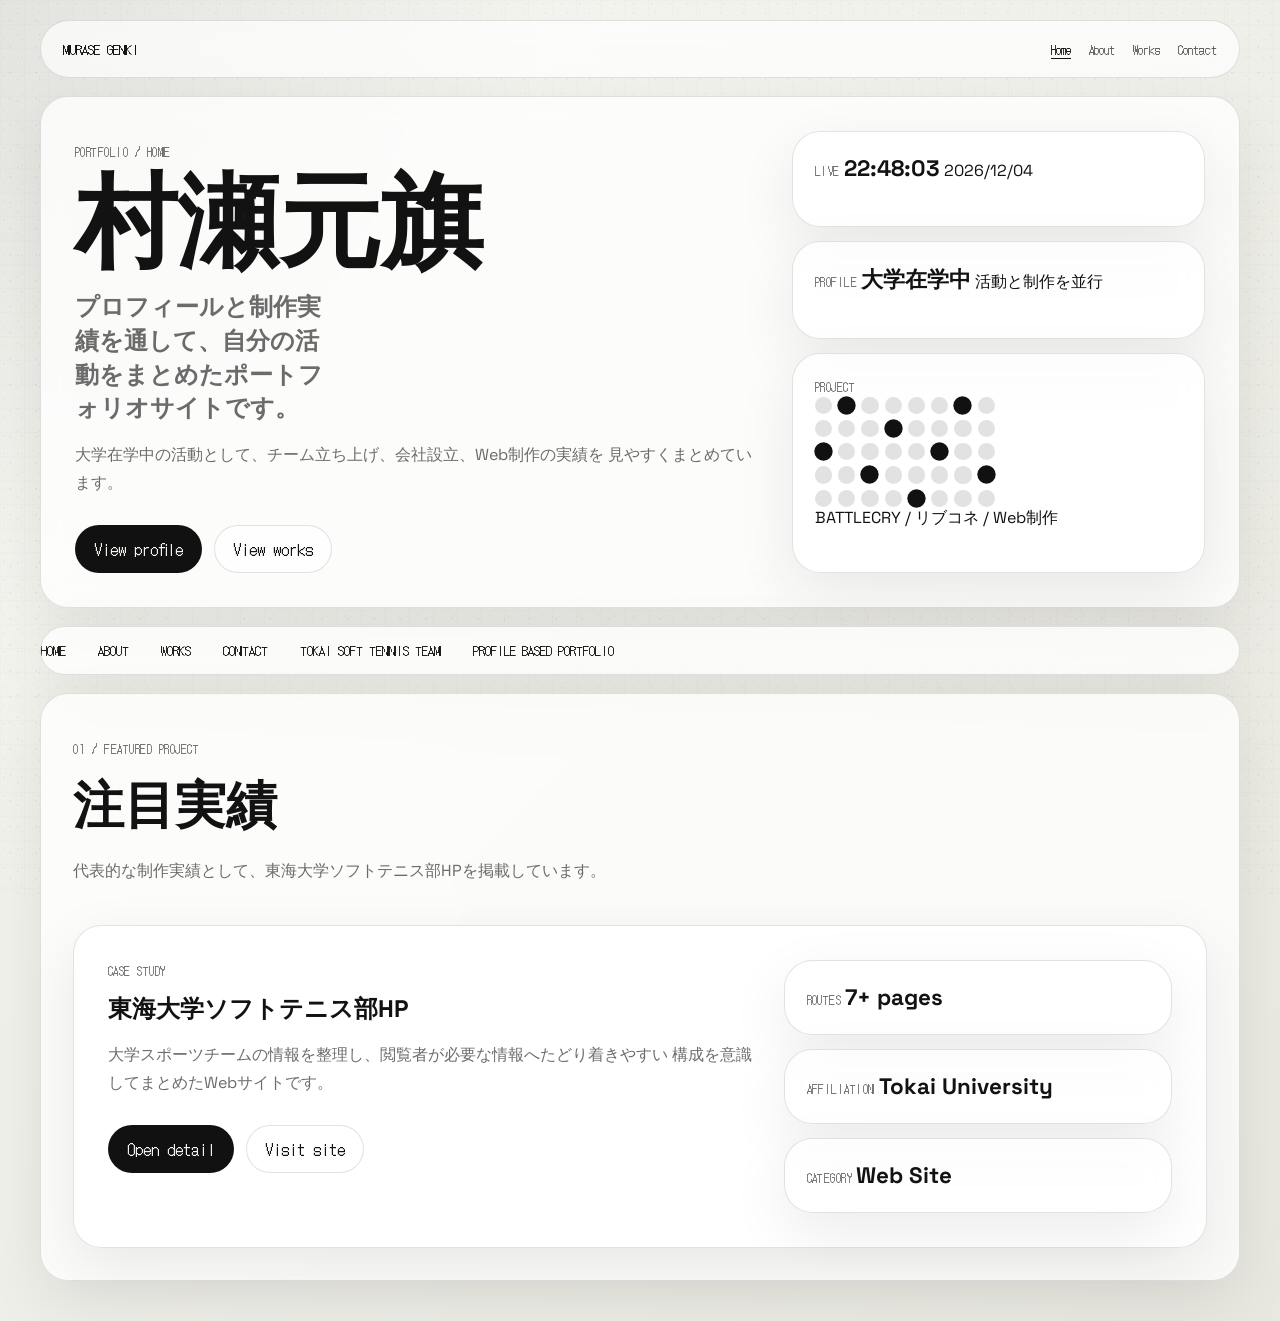
<file: index.html>
<!DOCTYPE html>
<html lang="ja">
  <head>
    <meta charset="UTF-8" />
    <meta name="viewport" content="width=device-width, initial-scale=1.0" />
    <title>村瀬元旗 | Home</title>
    <meta
      name="description"
      content="村瀬元旗のプロフィールと制作実績を掲載したポートフォリオサイト。"
    />
    <link rel="preconnect" href="https://fonts.googleapis.com" />
    <link rel="preconnect" href="https://fonts.gstatic.com" crossorigin />
    <link
      href="https://fonts.googleapis.com/css2?family=DotGothic16&family=Space+Grotesk:wght@400;500;700&display=swap"
      rel="stylesheet"
    />
    <link rel="stylesheet" href="./styles.css" />
  </head>
  <body data-page="home">
    <div class="noise" aria-hidden="true"></div>
    <div class="frame">
      <header class="topbar">
        <a class="brand" href="./index.html">MURASE GENKI</a>
        <nav class="nav">
          <a href="./index.html">Home</a>
          <a href="./about.html">About</a>
          <a href="./works.html">Works</a>
          <a href="./contact.html">Contact</a>
        </nav>
      </header>

      <main>
        <section class="hero panel">
          <div class="hero-copy">
            <p class="eyebrow">PORTFOLIO / HOME</p>
            <h1>
              村瀬元旗
              <span>プロフィールと制作実績を通して、自分の活動をまとめたポートフォリオサイトです。</span>
            </h1>
            <p class="lead">
              大学在学中の活動として、チーム立ち上げ、会社設立、Web制作の実績を
              見やすくまとめています。
            </p>
            <div class="hero-actions">
              <a class="button primary" href="./about.html">View profile</a>
              <a class="button" href="./works.html">View works</a>
            </div>
          </div>

          <div class="hero-meta">
            <div class="meta-card">
              <span class="meta-label">LIVE</span>
              <strong id="clock">--:--:--</strong>
              <span id="date">----/--/--</span>
            </div>
            <div class="meta-card">
              <span class="meta-label">PROFILE</span>
              <strong>大学在学中</strong>
              <span>活動と制作を並行</span>
            </div>
            <div class="meta-card matrix-card">
              <span class="meta-label">PROJECT</span>
              <div id="matrix" class="matrix" aria-hidden="true"></div>
              <span>BATTLECRY / リブコネ / Web制作</span>
            </div>
          </div>
        </section>

        <section class="ticker panel">
          <div class="ticker-track">
            <span>HOME</span>
            <span>ABOUT</span>
            <span>WORKS</span>
            <span>CONTACT</span>
            <span>TOKAI SOFT TENNIS TEAM</span>
            <span>PROFILE BASED PORTFOLIO</span>
          </div>
        </section>

        <section class="panel section">
          <div class="section-head">
            <p class="eyebrow">01 / FEATURED PROJECT</p>
            <h2>注目実績</h2>
            <p>
              代表的な制作実績として、東海大学ソフトテニス部HPを掲載しています。
            </p>
          </div>

          <article class="feature-card">
            <div class="feature-copy">
              <span class="meta-label">CASE STUDY</span>
              <h3>東海大学ソフトテニス部HP</h3>
              <p>
                大学スポーツチームの情報を整理し、閲覧者が必要な情報へたどり着きやすい
                構成を意識してまとめたWebサイトです。
              </p>
              <div class="hero-actions">
                <a class="button primary" href="./projects/tokai-softtennis.html"
                  >Open detail</a
                >
                <a class="button" href="https://tokai-softtennis.com/" target="_blank" rel="noreferrer"
                  >Visit site</a
                >
              </div>
            </div>
            <div class="feature-stats">
              <div class="stat-card">
                <span class="meta-label">ROUTES</span>
                <strong>7+ pages</strong>
              </div>
              <div class="stat-card">
                <span class="meta-label">AFFILIATION</span>
                <strong>Tokai University</strong>
              </div>
              <div class="stat-card">
                <span class="meta-label">CATEGORY</span>
                <strong>Web Site</strong>
              </div>
            </div>
          </article>
        </section>
      </main>
    </div>

    <script src="./script.js"></script>
  </body>
</html>
</file>
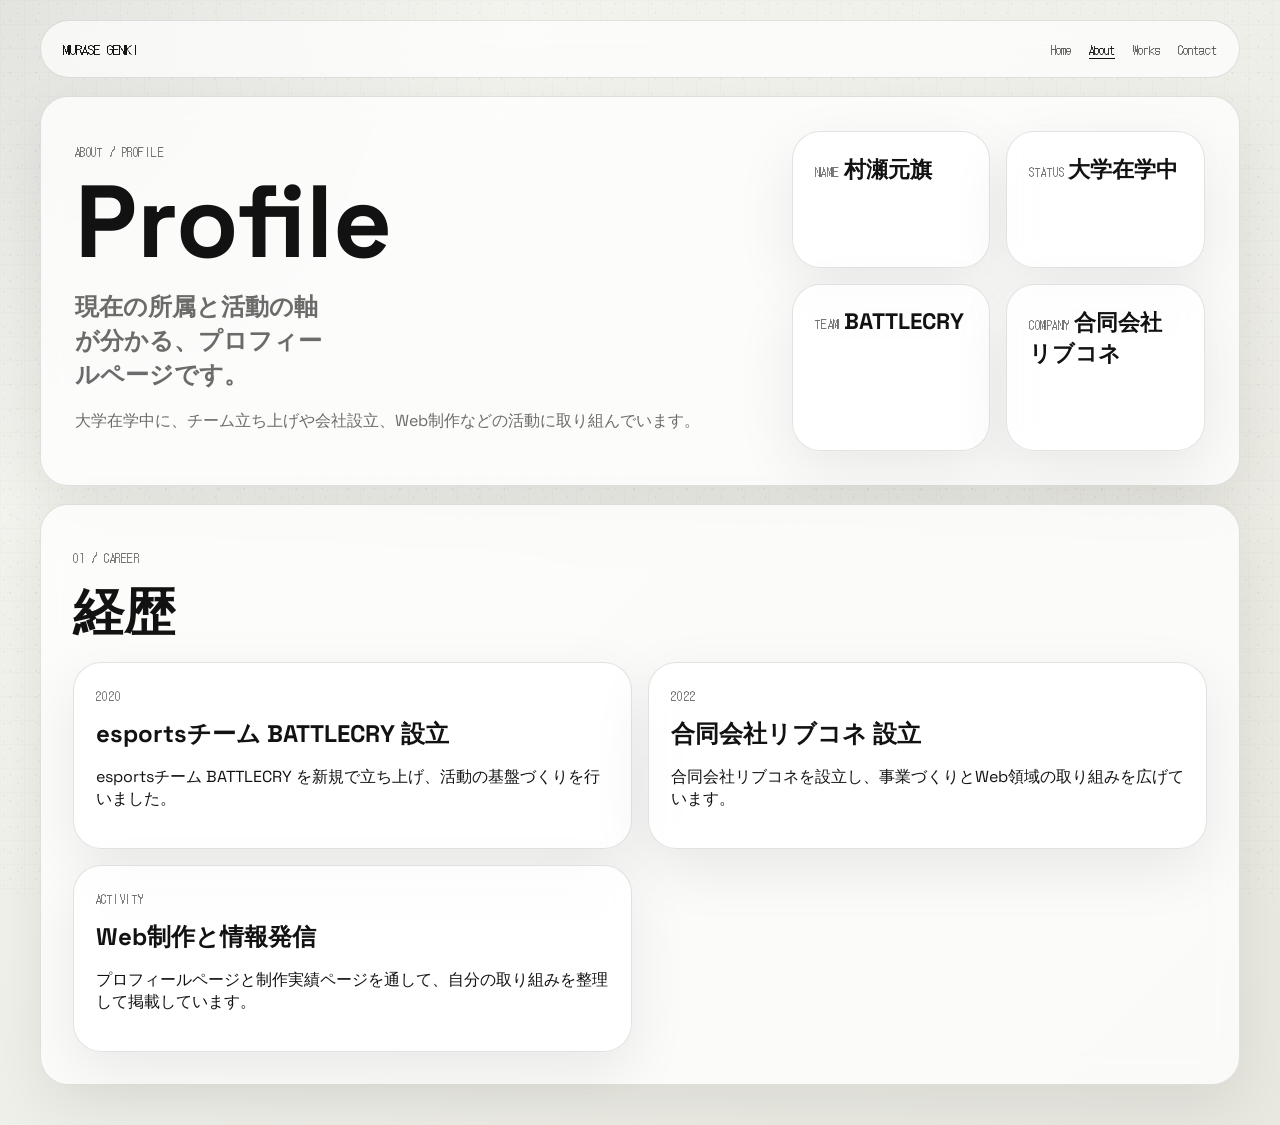
<file: about.html>
<!DOCTYPE html>
<html lang="ja">
  <head>
    <meta charset="UTF-8" />
    <meta name="viewport" content="width=device-width, initial-scale=1.0" />
    <title>村瀬元旗 | About</title>
    <link rel="preconnect" href="https://fonts.googleapis.com" />
    <link rel="preconnect" href="https://fonts.gstatic.com" crossorigin />
    <link
      href="https://fonts.googleapis.com/css2?family=DotGothic16&family=Space+Grotesk:wght@400;500;700&display=swap"
      rel="stylesheet"
    />
    <link rel="stylesheet" href="./styles.css" />
  </head>
  <body data-page="about">
    <div class="noise" aria-hidden="true"></div>
    <div class="frame">
      <header class="topbar">
        <a class="brand" href="./index.html">MURASE GENKI</a>
        <nav class="nav">
          <a href="./index.html">Home</a>
          <a href="./about.html">About</a>
          <a href="./works.html">Works</a>
          <a href="./contact.html">Contact</a>
        </nav>
      </header>

      <main>
        <section class="page-hero panel">
          <div>
            <p class="eyebrow">ABOUT / PROFILE</p>
            <h1>
              Profile
              <span>現在の所属と活動の軸が分かる、プロフィールページです。</span>
            </h1>
            <p class="page-lead">
              大学在学中に、チーム立ち上げや会社設立、Web制作などの活動に取り組んでいます。
            </p>
          </div>
          <div class="detail-grid">
            <div class="stat-card">
              <span class="meta-label">NAME</span>
              <strong>村瀬元旗</strong>
            </div>
            <div class="stat-card">
              <span class="meta-label">STATUS</span>
              <strong>大学在学中</strong>
            </div>
            <div class="stat-card">
              <span class="meta-label">TEAM</span>
              <strong>BATTLECRY</strong>
            </div>
            <div class="stat-card">
              <span class="meta-label">COMPANY</span>
              <strong>合同会社リブコネ</strong>
            </div>
          </div>
        </section>

        <section class="page-section panel">
          <div class="page-section-head">
            <p class="eyebrow">01 / CAREER</p>
            <h2>経歴</h2>
          </div>
          <div class="page-grid">
            <article class="page-card">
              <span class="page-title-label">2020</span>
              <h3>esportsチーム BATTLECRY 設立</h3>
              <p>esportsチーム BATTLECRY を新規で立ち上げ、活動の基盤づくりを行いました。</p>
            </article>
            <article class="page-card">
              <span class="page-title-label">2022</span>
              <h3>合同会社リブコネ 設立</h3>
              <p>合同会社リブコネを設立し、事業づくりとWeb領域の取り組みを広げています。</p>
            </article>
            <article class="page-card">
              <span class="page-title-label">ACTIVITY</span>
              <h3>Web制作と情報発信</h3>
              <p>プロフィールページと制作実績ページを通して、自分の取り組みを整理して掲載しています。</p>
            </article>
          </div>
        </section>
      </main>
    </div>

    <script src="./script.js"></script>
  </body>
</html>
</file>
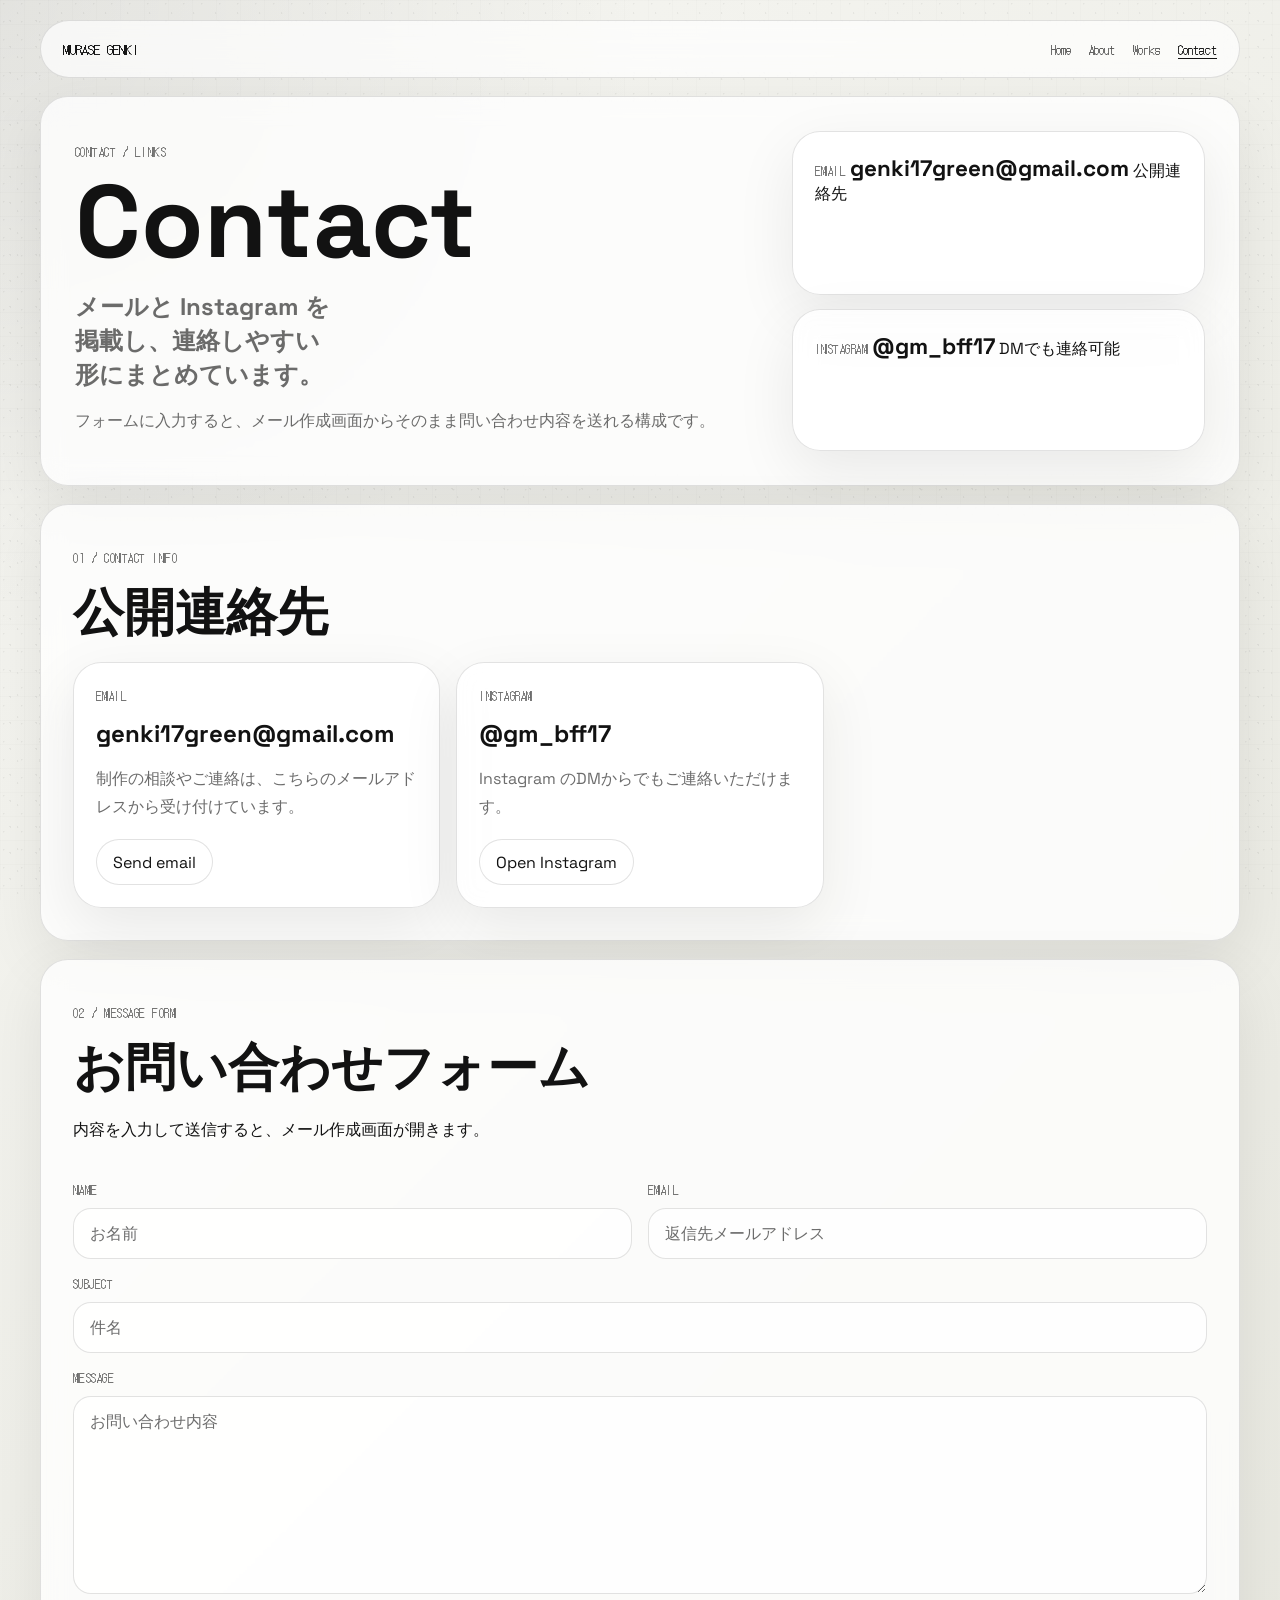
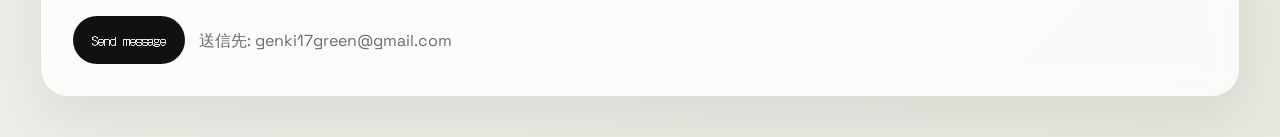
<file: contact.html>
<!DOCTYPE html>
<html lang="ja">
  <head>
    <meta charset="UTF-8" />
    <meta name="viewport" content="width=device-width, initial-scale=1.0" />
    <title>村瀬元旗 | Contact</title>
    <meta
      name="description"
      content="村瀬元旗への連絡先と問い合わせフォームを掲載したコンタクトページ。"
    />
    <link rel="preconnect" href="https://fonts.googleapis.com" />
    <link rel="preconnect" href="https://fonts.gstatic.com" crossorigin />
    <link
      href="https://fonts.googleapis.com/css2?family=DotGothic16&family=Space+Grotesk:wght@400;500;700&display=swap"
      rel="stylesheet"
    />
    <link rel="stylesheet" href="./styles.css" />
  </head>
  <body data-page="contact">
    <div class="noise" aria-hidden="true"></div>
    <div class="frame">
      <header class="topbar">
        <a class="brand" href="./index.html">MURASE GENKI</a>
        <nav class="nav">
          <a href="./index.html">Home</a>
          <a href="./about.html">About</a>
          <a href="./works.html">Works</a>
          <a href="./contact.html">Contact</a>
        </nav>
      </header>

      <main>
        <section class="page-hero panel">
          <div>
            <p class="eyebrow">CONTACT / LINKS</p>
            <h1>
              Contact
              <span>メールと Instagram を掲載し、連絡しやすい形にまとめています。</span>
            </h1>
            <p class="page-lead">
              フォームに入力すると、メール作成画面からそのまま問い合わせ内容を送れる構成です。
            </p>
          </div>
          <div class="hero-meta">
            <div class="meta-card">
              <span class="meta-label">EMAIL</span>
              <strong>genki17green@gmail.com</strong>
              <span>公開連絡先</span>
            </div>
            <div class="meta-card">
              <span class="meta-label">INSTAGRAM</span>
              <strong>@gm_bff17</strong>
              <span>DMでも連絡可能</span>
            </div>
          </div>
        </section>

        <section class="page-section panel">
          <div class="page-section-head">
            <p class="eyebrow">01 / CONTACT INFO</p>
            <h2>公開連絡先</h2>
          </div>
          <div class="contact-grid">
            <article class="contact-card">
              <span class="meta-label">EMAIL</span>
              <h3>genki17green@gmail.com</h3>
              <p>制作の相談やご連絡は、こちらのメールアドレスから受け付けています。</p>
              <div class="contact-links">
                <a href="mailto:genki17green@gmail.com">Send email</a>
              </div>
            </article>

            <article class="contact-card">
              <span class="meta-label">INSTAGRAM</span>
              <h3>@gm_bff17</h3>
              <p>Instagram のDMからでもご連絡いただけます。</p>
              <div class="contact-links">
                <a href="https://www.instagram.com/gm_bff17/" target="_blank" rel="noreferrer">Open Instagram</a>
              </div>
            </article>
          </div>
        </section>

        <section class="page-section panel">
          <div class="page-section-head">
            <p class="eyebrow">02 / MESSAGE FORM</p>
            <h2>お問い合わせフォーム</h2>
            <p>内容を入力して送信すると、メール作成画面が開きます。</p>
          </div>

          <form class="contact-form" id="contact-form">
            <label class="form-field" for="contact-name">
              <span class="meta-label">NAME</span>
              <input id="contact-name" name="name" type="text" placeholder="お名前" required />
            </label>

            <label class="form-field" for="contact-email">
              <span class="meta-label">EMAIL</span>
              <input id="contact-email" name="email" type="email" placeholder="返信先メールアドレス" required />
            </label>

            <label class="form-field form-field-full" for="contact-subject">
              <span class="meta-label">SUBJECT</span>
              <input id="contact-subject" name="subject" type="text" placeholder="件名" required />
            </label>

            <label class="form-field form-field-full" for="contact-message">
              <span class="meta-label">MESSAGE</span>
              <textarea id="contact-message" name="message" placeholder="お問い合わせ内容" rows="8" required></textarea>
            </label>

            <div class="form-actions">
              <button class="button primary" type="submit">Send message</button>
              <p class="form-note">送信先: genki17green@gmail.com</p>
            </div>
          </form>
        </section>
      </main>
    </div>

    <script src="./script.js"></script>
  </body>
</html>
</file>
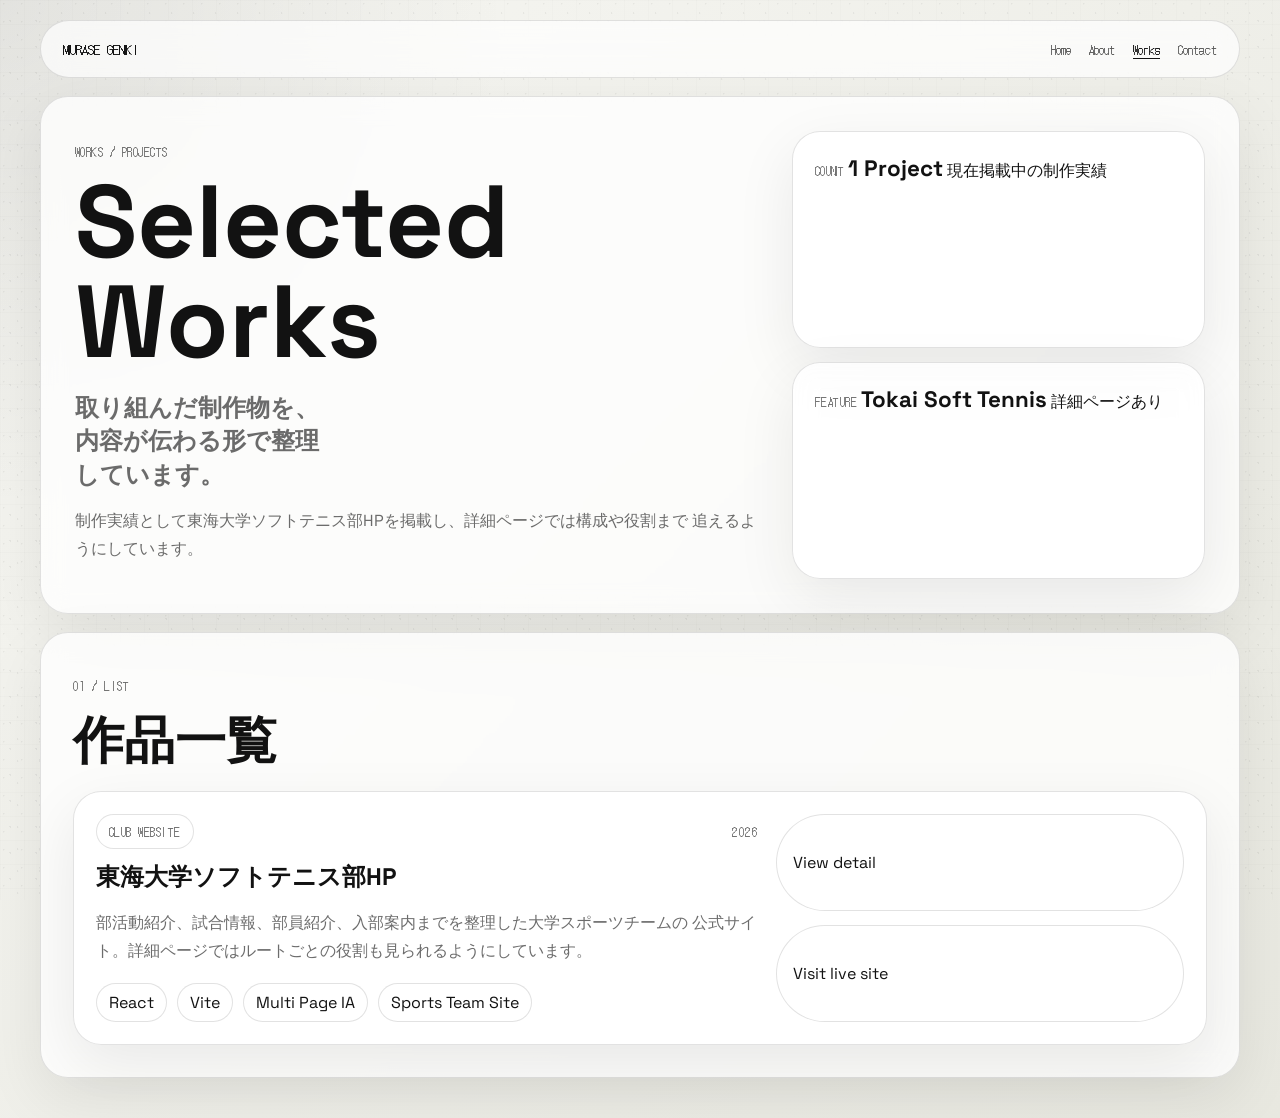
<file: works.html>
<!DOCTYPE html>
<html lang="ja">
  <head>
    <meta charset="UTF-8" />
    <meta name="viewport" content="width=device-width, initial-scale=1.0" />
    <title>村瀬元旗 | Works</title>
    <link rel="preconnect" href="https://fonts.googleapis.com" />
    <link rel="preconnect" href="https://fonts.gstatic.com" crossorigin />
    <link
      href="https://fonts.googleapis.com/css2?family=DotGothic16&family=Space+Grotesk:wght@400;500;700&display=swap"
      rel="stylesheet"
    />
    <link rel="stylesheet" href="./styles.css" />
  </head>
  <body data-page="works">
    <div class="noise" aria-hidden="true"></div>
    <div class="frame">
      <header class="topbar">
        <a class="brand" href="./index.html">MURASE GENKI</a>
        <nav class="nav">
          <a href="./index.html">Home</a>
          <a href="./about.html">About</a>
          <a href="./works.html">Works</a>
          <a href="./contact.html">Contact</a>
        </nav>
      </header>

      <main>
        <section class="page-hero panel">
          <div>
            <p class="eyebrow">WORKS / PROJECTS</p>
            <h1>
              Selected Works
              <span>取り組んだ制作物を、内容が伝わる形で整理しています。</span>
            </h1>
            <p class="page-lead">
              制作実績として東海大学ソフトテニス部HPを掲載し、詳細ページでは構成や役割まで
              追えるようにしています。
            </p>
          </div>
          <div class="hero-meta">
            <div class="meta-card">
              <span class="meta-label">COUNT</span>
              <strong>1 Project</strong>
              <span>現在掲載中の制作実績</span>
            </div>
            <div class="meta-card">
              <span class="meta-label">FEATURE</span>
              <strong>Tokai Soft Tennis</strong>
              <span>詳細ページあり</span>
            </div>
          </div>
        </section>

        <section class="page-section panel">
          <div class="page-section-head">
            <p class="eyebrow">01 / LIST</p>
            <h2>作品一覧</h2>
          </div>

          <div class="projects-grid">
            <article class="project-card">
              <div>
                <div class="project-card-head">
                  <span class="page-chip">CLUB WEBSITE</span>
                  <span class="project-year">2026</span>
                </div>
                <h3>東海大学ソフトテニス部HP</h3>
                <p class="project-description">
                  部活動紹介、試合情報、部員紹介、入部案内までを整理した大学スポーツチームの
                  公式サイト。詳細ページではルートごとの役割も見られるようにしています。
                </p>
                <ul class="tag-list">
                  <li>React</li>
                  <li>Vite</li>
                  <li>Multi Page IA</li>
                  <li>Sports Team Site</li>
                </ul>
              </div>
              <div class="feature-stats">
                <a class="project-link" href="./projects/tokai-softtennis.html"
                  >View detail</a
                >
                <a class="project-link" href="https://tokai-softtennis.com/" target="_blank" rel="noreferrer"
                  >Visit live site</a
                >
              </div>
            </article>

          </div>
        </section>
      </main>
    </div>

    <script src="./script.js"></script>
  </body>
</html>
</file>
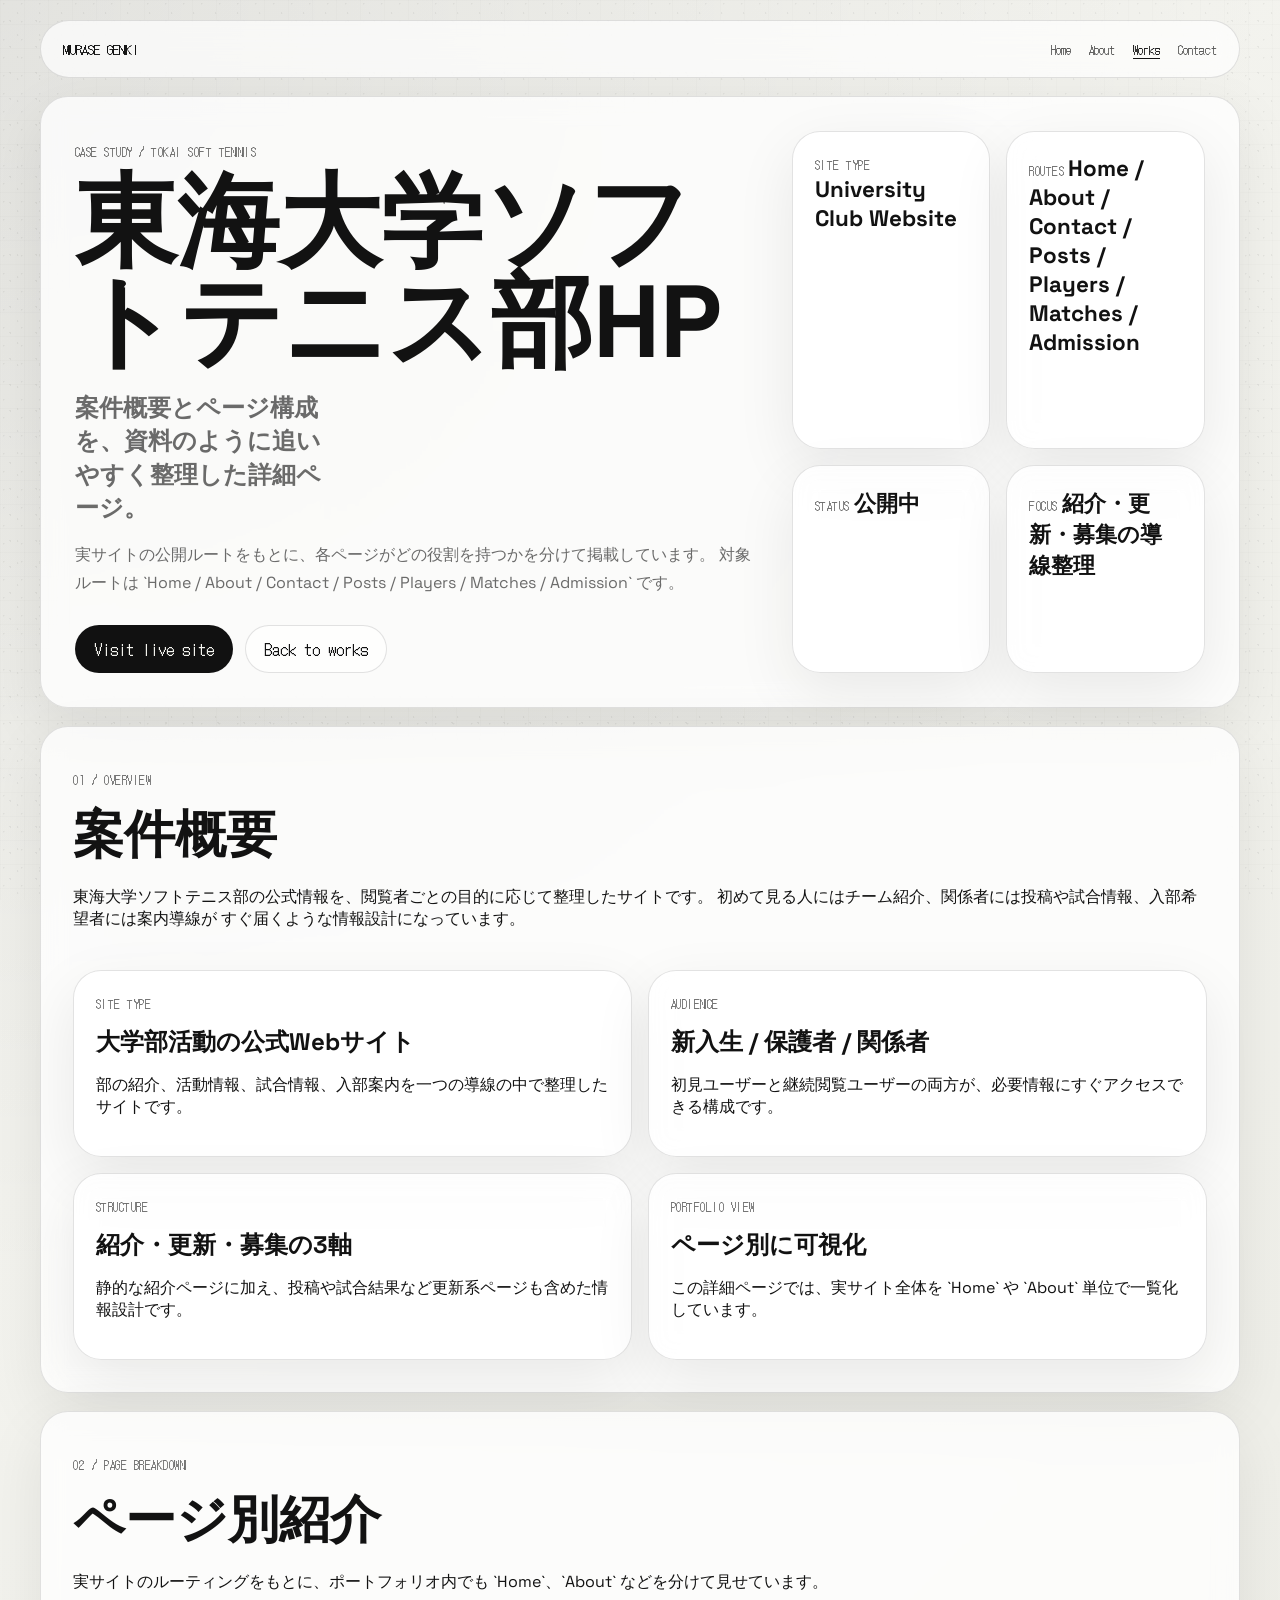
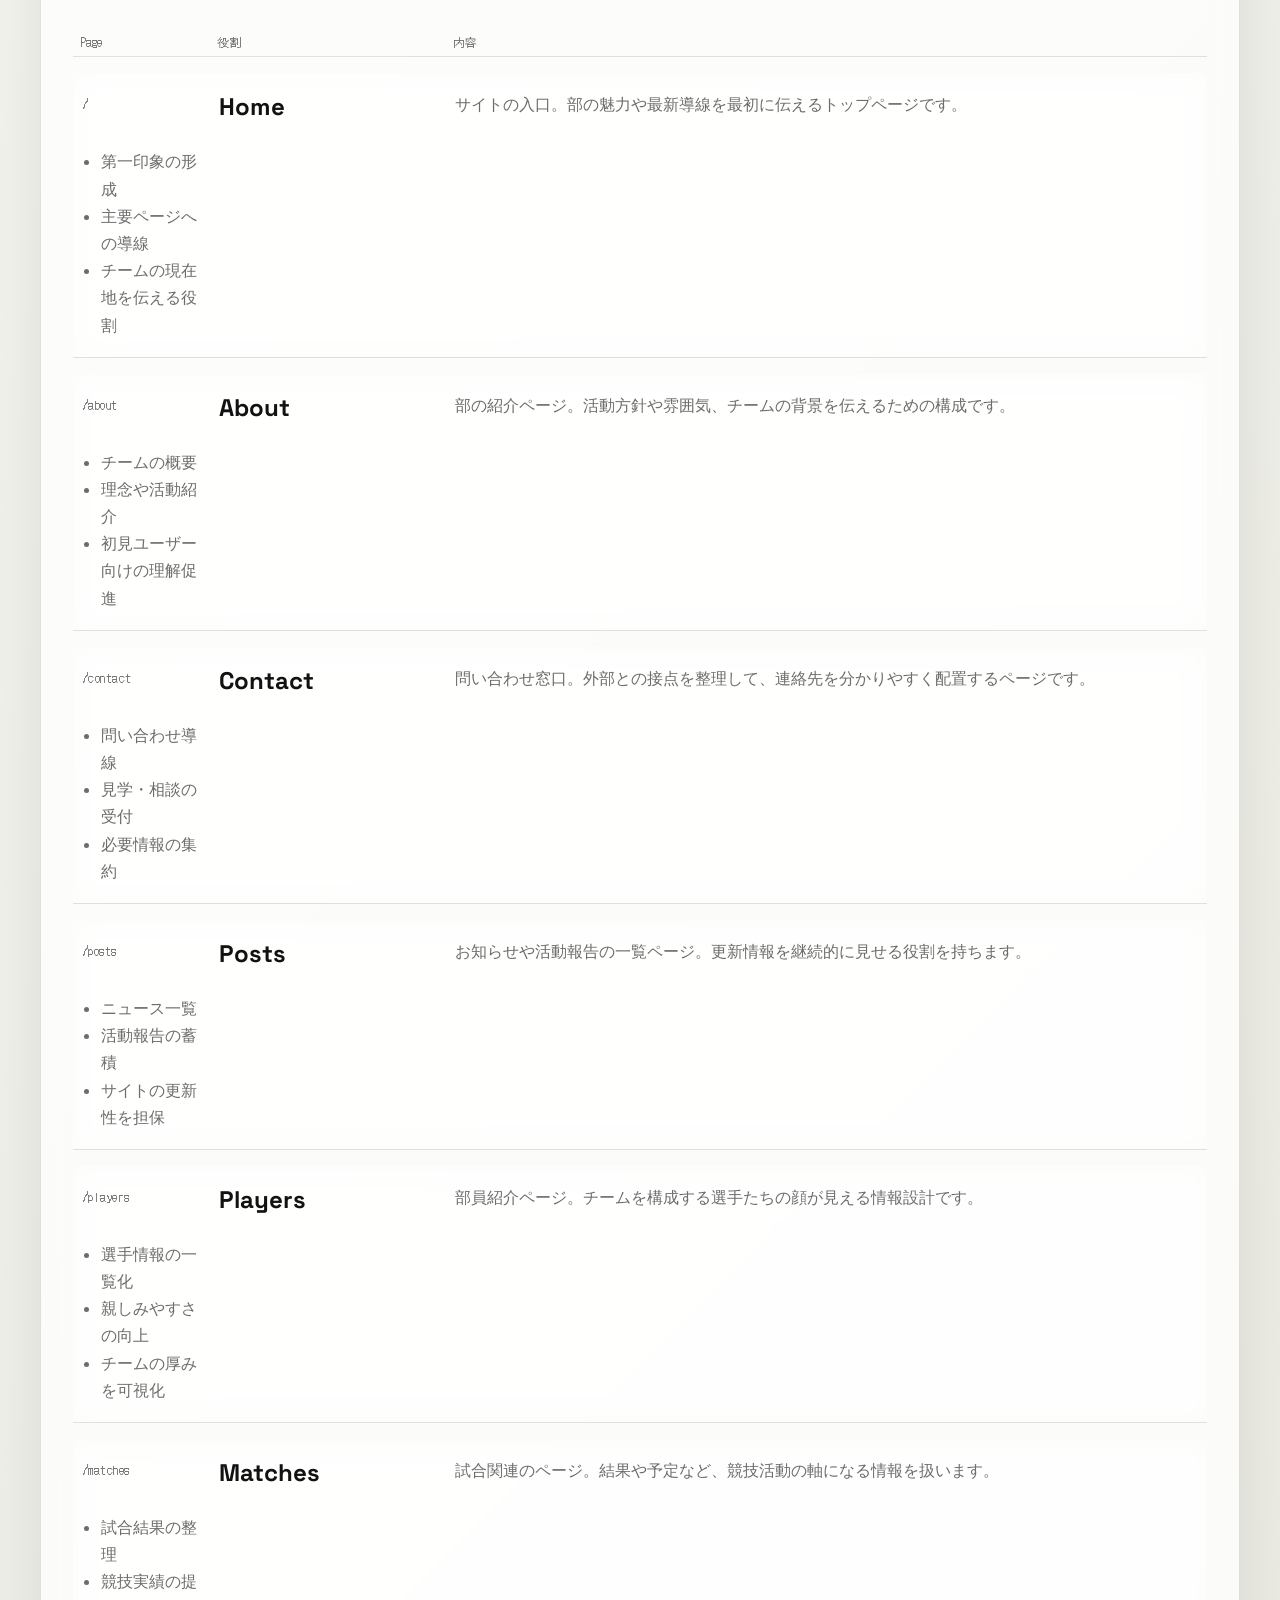
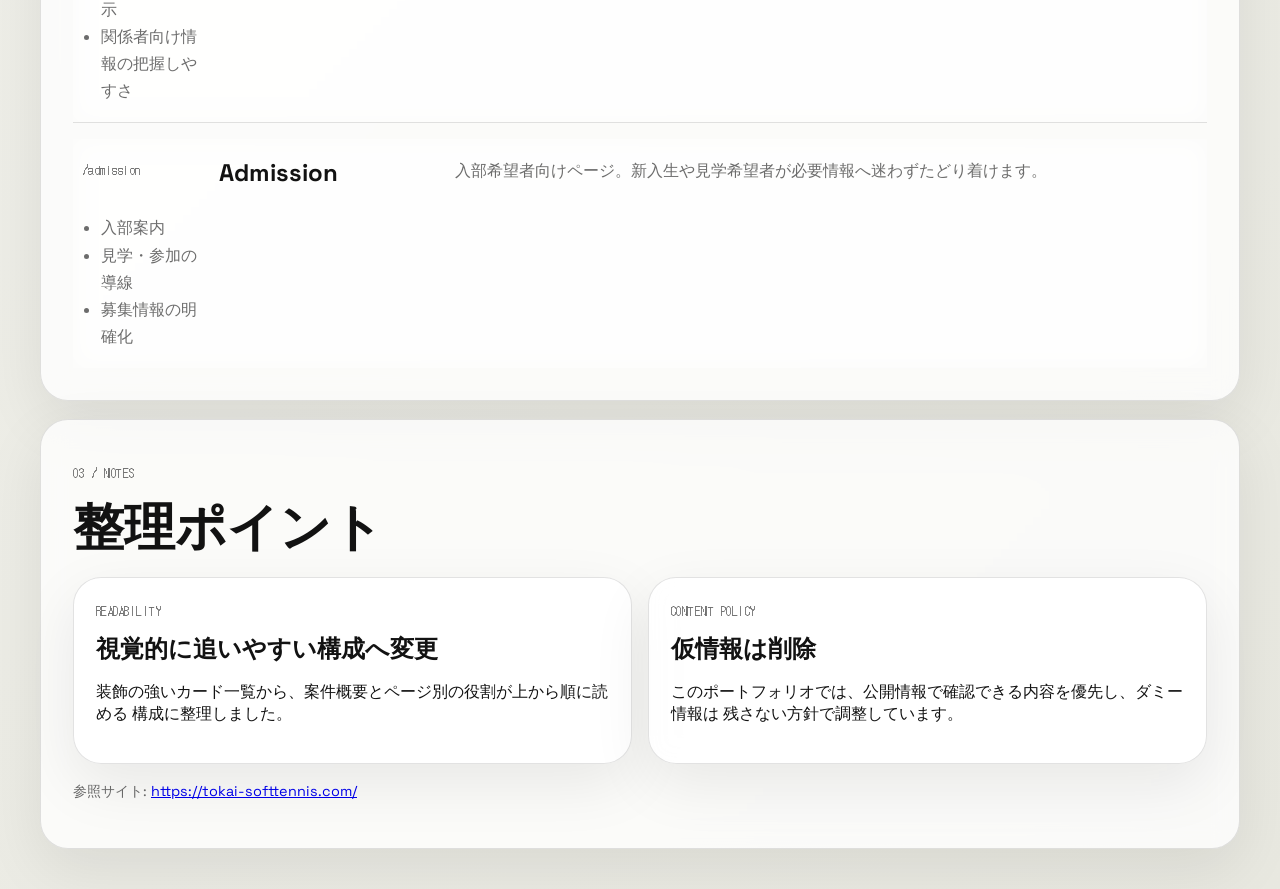
<file: projects/tokai-softtennis.html>
<!DOCTYPE html>
<html lang="ja">
  <head>
    <meta charset="UTF-8" />
    <meta name="viewport" content="width=device-width, initial-scale=1.0" />
    <title>東海大学ソフトテニス部HP | 村瀬元旗</title>
    <meta
      name="description"
      content="東海大学ソフトテニス部HPの案件詳細ページ。Home、About、Contactなどページ別に紹介。"
    />
    <link rel="preconnect" href="https://fonts.googleapis.com" />
    <link rel="preconnect" href="https://fonts.gstatic.com" crossorigin />
    <link
      href="https://fonts.googleapis.com/css2?family=DotGothic16&family=Space+Grotesk:wght@400;500;700&display=swap"
      rel="stylesheet"
    />
    <link rel="stylesheet" href="../styles.css" />
  </head>
  <body data-page="tokai-project">
    <div class="noise" aria-hidden="true"></div>
    <div class="frame">
      <header class="topbar">
        <a class="brand" href="../index.html">MURASE GENKI</a>
        <nav class="nav">
          <a href="../index.html">Home</a>
          <a href="../about.html">About</a>
          <a href="../works.html">Works</a>
          <a href="../contact.html">Contact</a>
        </nav>
      </header>

      <main>
        <section class="page-hero panel">
          <div>
            <p class="eyebrow">CASE STUDY / TOKAI SOFT TENNIS</p>
            <h1>
              東海大学ソフトテニス部HP
              <span>案件概要とページ構成を、資料のように追いやすく整理した詳細ページ。</span>
            </h1>
            <p class="page-lead">
              実サイトの公開ルートをもとに、各ページがどの役割を持つかを分けて掲載しています。
              対象ルートは `Home / About / Contact / Posts / Players / Matches /
              Admission` です。
            </p>
            <div class="hero-actions">
              <a class="button primary" href="https://tokai-softtennis.com/" target="_blank" rel="noreferrer"
                >Visit live site</a
              >
              <a class="button" href="../works.html">Back to works</a>
            </div>
          </div>

          <div class="detail-grid">
            <div class="stat-card">
              <span class="meta-label">SITE TYPE</span>
              <strong>University Club Website</strong>
            </div>
            <div class="stat-card">
              <span class="meta-label">ROUTES</span>
              <strong>Home / About / Contact / Posts / Players / Matches / Admission</strong>
            </div>
            <div class="stat-card">
              <span class="meta-label">STATUS</span>
              <strong>公開中</strong>
            </div>
            <div class="stat-card">
              <span class="meta-label">FOCUS</span>
              <strong>紹介・更新・募集の導線整理</strong>
            </div>
          </div>
        </section>

        <section class="page-section panel">
          <div class="page-section-head">
            <p class="eyebrow">01 / OVERVIEW</p>
            <h2>案件概要</h2>
            <p>
              東海大学ソフトテニス部の公式情報を、閲覧者ごとの目的に応じて整理したサイトです。
              初めて見る人にはチーム紹介、関係者には投稿や試合情報、入部希望者には案内導線が
              すぐ届くような情報設計になっています。
            </p>
          </div>
          <div class="page-grid">
            <article class="page-card">
              <span class="page-title-label">SITE TYPE</span>
              <h3>大学部活動の公式Webサイト</h3>
              <p>部の紹介、活動情報、試合情報、入部案内を一つの導線の中で整理したサイトです。</p>
            </article>
            <article class="page-card">
              <span class="page-title-label">AUDIENCE</span>
              <h3>新入生 / 保護者 / 関係者</h3>
              <p>初見ユーザーと継続閲覧ユーザーの両方が、必要情報にすぐアクセスできる構成です。</p>
            </article>
            <article class="page-card">
              <span class="page-title-label">STRUCTURE</span>
              <h3>紹介・更新・募集の3軸</h3>
              <p>静的な紹介ページに加え、投稿や試合結果など更新系ページも含めた情報設計です。</p>
            </article>
            <article class="page-card">
              <span class="page-title-label">PORTFOLIO VIEW</span>
              <h3>ページ別に可視化</h3>
              <p>この詳細ページでは、実サイト全体を `Home` や `About` 単位で一覧化しています。</p>
            </article>
          </div>
        </section>

        <section class="page-section panel">
          <div class="page-section-head">
            <p class="eyebrow">02 / PAGE BREAKDOWN</p>
            <h2>ページ別紹介</h2>
            <p>
              実サイトのルーティングをもとに、ポートフォリオ内でも `Home`、`About`
              などを分けて見せています。
            </p>
          </div>

          <div class="page-table">
            <div class="page-table-head">
              <span>Page</span>
              <span>役割</span>
              <span>内容</span>
            </div>
            <article class="route-card">
              <span class="route-name">/</span>
              <h3>Home</h3>
              <p>サイトの入口。部の魅力や最新導線を最初に伝えるトップページです。</p>
              <ul class="bullet-list">
                <li>第一印象の形成</li>
                <li>主要ページへの導線</li>
                <li>チームの現在地を伝える役割</li>
              </ul>
            </article>

            <article class="route-card">
              <span class="route-name">/about</span>
              <h3>About</h3>
              <p>部の紹介ページ。活動方針や雰囲気、チームの背景を伝えるための構成です。</p>
              <ul class="bullet-list">
                <li>チームの概要</li>
                <li>理念や活動紹介</li>
                <li>初見ユーザー向けの理解促進</li>
              </ul>
            </article>

            <article class="route-card">
              <span class="route-name">/contact</span>
              <h3>Contact</h3>
              <p>問い合わせ窓口。外部との接点を整理して、連絡先を分かりやすく配置するページです。</p>
              <ul class="bullet-list">
                <li>問い合わせ導線</li>
                <li>見学・相談の受付</li>
                <li>必要情報の集約</li>
              </ul>
            </article>

            <article class="route-card">
              <span class="route-name">/posts</span>
              <h3>Posts</h3>
              <p>お知らせや活動報告の一覧ページ。更新情報を継続的に見せる役割を持ちます。</p>
              <ul class="bullet-list">
                <li>ニュース一覧</li>
                <li>活動報告の蓄積</li>
                <li>サイトの更新性を担保</li>
              </ul>
            </article>

            <article class="route-card">
              <span class="route-name">/players</span>
              <h3>Players</h3>
              <p>部員紹介ページ。チームを構成する選手たちの顔が見える情報設計です。</p>
              <ul class="bullet-list">
                <li>選手情報の一覧化</li>
                <li>親しみやすさの向上</li>
                <li>チームの厚みを可視化</li>
              </ul>
            </article>

            <article class="route-card">
              <span class="route-name">/matches</span>
              <h3>Matches</h3>
              <p>試合関連のページ。結果や予定など、競技活動の軸になる情報を扱います。</p>
              <ul class="bullet-list">
                <li>試合結果の整理</li>
                <li>競技実績の提示</li>
                <li>関係者向け情報の把握しやすさ</li>
              </ul>
            </article>

            <article class="route-card">
              <span class="route-name">/admission</span>
              <h3>Admission</h3>
              <p>入部希望者向けページ。新入生や見学希望者が必要情報へ迷わずたどり着けます。</p>
              <ul class="bullet-list">
                <li>入部案内</li>
                <li>見学・参加の導線</li>
                <li>募集情報の明確化</li>
              </ul>
            </article>
          </div>
        </section>

        <section class="page-section panel">
          <div class="page-section-head">
            <p class="eyebrow">03 / NOTES</p>
            <h2>整理ポイント</h2>
          </div>
          <div class="page-grid">
            <article class="page-card">
              <span class="page-title-label">READABILITY</span>
              <h3>視覚的に追いやすい構成へ変更</h3>
              <p>
                装飾の強いカード一覧から、案件概要とページ別の役割が上から順に読める
                構成に整理しました。
              </p>
            </article>
            <article class="page-card">
              <span class="page-title-label">CONTENT POLICY</span>
              <h3>仮情報は削除</h3>
              <p>
                このポートフォリオでは、公開情報で確認できる内容を優先し、ダミー情報は
                残さない方針で調整しています。
              </p>
            </article>
          </div>
          <p class="footer-note">
            参照サイト: <a href="https://tokai-softtennis.com/" target="_blank" rel="noreferrer">https://tokai-softtennis.com/</a>
          </p>
        </section>
      </main>
    </div>

    <script src="../script.js"></script>
  </body>
</html>
</file>
<file: styles.css>
:root {
  --bg: #f2f2ee;
  --panel: rgba(255, 255, 255, 0.78);
  --line: rgba(18, 18, 18, 0.12);
  --text: #121212;
  --muted: rgba(18, 18, 18, 0.62);
  --shadow: 0 20px 60px rgba(18, 18, 18, 0.08);
  --radius: 28px;
}

* {
  box-sizing: border-box;
}

html {
  scroll-behavior: smooth;
}

body {
  margin: 0;
  min-height: 100vh;
  color: var(--text);
  font-family: "Space Grotesk", sans-serif;
  background:
    radial-gradient(circle at top left, rgba(0, 0, 0, 0.08), transparent 30%),
    linear-gradient(135deg, #f6f6f2 0%, #e8e8e0 100%);
}

body::before {
  content: "";
  position: fixed;
  inset: 0;
  background-image:
    linear-gradient(rgba(0, 0, 0, 0.035) 1px, transparent 1px),
    linear-gradient(90deg, rgba(0, 0, 0, 0.035) 1px, transparent 1px);
  background-size: 24px 24px;
  pointer-events: none;
  opacity: 0.4;
}

.noise {
  position: fixed;
  inset: 0;
  pointer-events: none;
  opacity: 0.05;
  background-image:
    radial-gradient(circle at 20% 20%, #000 0.8px, transparent 1px),
    radial-gradient(circle at 80% 60%, #000 0.8px, transparent 1px),
    radial-gradient(circle at 40% 80%, #000 1px, transparent 1px);
  background-size: 18px 18px, 22px 22px, 26px 26px;
}

.frame {
  width: min(1200px, calc(100% - 32px));
  margin: 20px auto 40px;
}

.topbar {
  display: flex;
  justify-content: space-between;
  align-items: center;
  gap: 16px;
  padding: 18px 22px;
  margin-bottom: 18px;
  border: 1px solid var(--line);
  border-radius: 999px;
  background: rgba(255, 255, 255, 0.7);
  backdrop-filter: blur(14px);
  position: sticky;
  top: 14px;
  z-index: 20;
}

.brand,
.nav a,
.button,
.contact-links a,
.project-link {
  color: var(--text);
  text-decoration: none;
}

.brand,
.nav,
.eyebrow,
.meta-label,
.page-chip,
.route-name,
.page-title-label,
.button,
.project-year {
  font-family: "DotGothic16", sans-serif;
}

.brand {
  font-size: 0.85rem;
}

.nav {
  display: flex;
  gap: 18px;
  font-size: 0.75rem;
}

body[data-page="home"] .nav a[href="./index.html"],
body[data-page="about"] .nav a[href="./about.html"],
body[data-page="works"] .nav a[href="./works.html"],
body[data-page="contact"] .nav a[href="./contact.html"],
body[data-page="tokai-project"] .nav a[href="../works.html"] {
  opacity: 1;
  text-decoration: underline;
  text-underline-offset: 3px;
}

.nav a {
  opacity: 0.7;
}

.panel,
.page-card,
.project-card,
.route-card,
.feature-card,
.stat-card,
.meta-card,
.contact-card {
  border: 1px solid var(--line);
  border-radius: var(--radius);
  background: var(--panel);
  backdrop-filter: blur(12px);
  box-shadow: var(--shadow);
}

.hero,
.page-hero,
.feature-card {
  display: grid;
  grid-template-columns: minmax(0, 1.5fr) minmax(280px, 0.9fr);
  gap: 28px;
  padding: 34px;
}

.hero h1,
.page-hero h1,
.section h2,
.page-section h2 {
  margin: 0;
  line-height: 0.98;
}

.hero h1,
.page-hero h1 {
  font-size: clamp(3rem, 8vw, 7rem);
}

.hero h1 span,
.page-hero h1 span {
  display: block;
  margin-top: 18px;
  font-size: clamp(1rem, 2.2vw, 1.5rem);
  line-height: 1.4;
  color: var(--muted);
  max-width: 16ch;
}

.eyebrow,
.meta-label,
.page-chip,
.page-title-label,
.project-year,
.route-name {
  font-size: 0.75rem;
  color: var(--muted);
  letter-spacing: 0.04em;
}

.lead,
.section-head p,
.page-lead,
.project-description,
.route-card p,
.feature-card p,
.contact-card p {
  color: var(--muted);
  line-height: 1.75;
}

.hero-actions {
  display: flex;
  flex-wrap: wrap;
  gap: 12px;
  margin-top: 28px;
}

.button {
  cursor: pointer;
  display: inline-flex;
  align-items: center;
  justify-content: center;
  min-height: 48px;
  padding: 0 18px;
  border-radius: 999px;
  border: 1px solid var(--line);
  background: rgba(255, 255, 255, 0.65);
}

.button.primary {
  background: #111;
  color: #f5f5f0;
}

.hero-meta,
.feature-stats {
  display: grid;
  gap: 14px;
}

.meta-card,
.stat-card,
.contact-card {
  padding: 22px;
}

.meta-card strong,
.stat-card strong {
  font-size: 1.4rem;
}

.matrix {
  display: grid;
  grid-template-columns: repeat(8, 1fr);
  gap: 6px;
  width: min(100%, 180px);
}

.matrix span {
  aspect-ratio: 1;
  border-radius: 50%;
  background: rgba(17, 17, 17, 0.12);
  transition: background 300ms ease, transform 300ms ease;
}

.matrix span.is-on {
  background: #111;
  transform: scale(1.08);
}

.ticker {
  margin: 18px 0;
  overflow: hidden;
}

.ticker-track {
  display: flex;
  gap: 32px;
  padding: 14px 0;
  min-width: max-content;
  animation: marquee 24s linear infinite;
  font-family: "DotGothic16", sans-serif;
  font-size: 0.8rem;
}

@keyframes marquee {
  from {
    transform: translateX(0);
  }

  to {
    transform: translateX(-50%);
  }
}

.section,
.page-section {
  padding: 32px;
  margin-top: 18px;
}

.section-head,
.page-section-head {
  display: grid;
  gap: 10px;
  margin-bottom: 24px;
}

.section h2,
.page-section h2 {
  font-size: clamp(2rem, 4vw, 3.5rem);
}

.page-grid,
.projects-grid,
.routes-grid,
.contact-grid,
.detail-grid,
.page-table {
  display: grid;
  gap: 16px;
}

.page-grid {
  grid-template-columns: repeat(2, minmax(0, 1fr));
}

.page-card,
.project-card,
.route-card {
  padding: 22px;
}

.page-card h3,
.project-card h3,
.feature-card h3,
.route-card h3,
.contact-card h3 {
  margin: 12px 0 10px;
  font-size: 1.5rem;
}

.page-card-header,
.project-card-head {
  display: flex;
  justify-content: space-between;
  gap: 12px;
  align-items: center;
}

.project-card {
  display: grid;
  grid-template-columns: minmax(0, 1.3fr) minmax(220px, 0.8fr);
  gap: 18px;
}

.project-meta,
.detail-grid {
  grid-template-columns: repeat(2, minmax(0, 1fr));
}

.route-card ul,
.bullet-list {
  margin: 16px 0 0;
  padding-left: 18px;
  color: var(--muted);
  line-height: 1.7;
}

.page-table {
  grid-template-columns: 1fr;
}

.page-table-head {
  display: grid;
  grid-template-columns: 120px minmax(140px, 220px) 1fr;
  gap: 16px;
  padding: 0 8px 6px;
  border-bottom: 1px solid var(--line);
  font-family: "DotGothic16", sans-serif;
  font-size: 0.75rem;
  color: var(--muted);
}

.route-card {
  display: grid;
  grid-template-columns: 120px minmax(140px, 220px) 1fr;
  gap: 16px;
  align-items: start;
  padding: 18px 10px;
  border-radius: 0;
  border-left: 0;
  border-right: 0;
  border-top: 0;
  box-shadow: none;
  background: transparent;
}

.route-card:last-child {
  border-bottom: 0;
}

.route-card h3,
.route-card p,
.route-card ul {
  margin: 0;
}

.route-card .route-name {
  padding-top: 4px;
}

.route-card .bullet-list {
  margin-top: 10px;
}

.tag-list {
  list-style: none;
  display: flex;
  flex-wrap: wrap;
  gap: 10px;
  padding: 0;
  margin: 18px 0 0;
}

.tag-list li,
.page-chip {
  border: 1px solid var(--line);
  border-radius: 999px;
  padding: 8px 12px;
  background: rgba(255, 255, 255, 0.72);
}

.contact-grid {
  grid-template-columns: repeat(3, minmax(0, 1fr));
}

.contact-links {
  display: flex;
  flex-wrap: wrap;
  gap: 12px;
  margin-top: 18px;
}

.contact-form {
  display: grid;
  grid-template-columns: repeat(2, minmax(0, 1fr));
  gap: 16px;
}

.form-field {
  display: grid;
  gap: 10px;
}

.form-field-full {
  grid-column: 1 / -1;
}

.form-field input,
.form-field textarea {
  width: 100%;
  border: 1px solid var(--line);
  border-radius: 18px;
  background: rgba(255, 255, 255, 0.76);
  color: var(--text);
  font: inherit;
  padding: 14px 16px;
  resize: vertical;
}

.form-field input::placeholder,
.form-field textarea::placeholder {
  color: var(--muted);
}

.form-field input:focus,
.form-field textarea:focus {
  outline: 2px solid rgba(17, 17, 17, 0.14);
  outline-offset: 2px;
}

.form-actions {
  grid-column: 1 / -1;
  display: flex;
  flex-wrap: wrap;
  align-items: center;
  gap: 14px;
  margin-top: 6px;
}

.form-note {
  margin: 0;
  color: var(--muted);
  line-height: 1.7;
}

.contact-links a,
.project-link {
  display: inline-flex;
  align-items: center;
  min-height: 46px;
  padding: 0 16px;
  border-radius: 999px;
  border: 1px solid var(--line);
  background: rgba(255, 255, 255, 0.72);
}

.routes-grid {
  grid-template-columns: repeat(2, minmax(0, 1fr));
}

.feature-card {
  align-items: start;
}

.footer-note {
  margin-top: 18px;
  color: var(--muted);
  font-size: 0.9rem;
}

@media (max-width: 960px) {
  .hero,
  .page-hero,
  .feature-card,
  .project-card,
  .page-grid,
  .routes-grid,
  .contact-grid,
  .detail-grid,
  .contact-form {
    grid-template-columns: 1fr;
  }

  .page-table-head,
  .route-card {
    grid-template-columns: 1fr;
  }

  .frame {
    width: min(100% - 20px, 1200px);
  }

  .topbar {
    border-radius: 28px;
    padding: 16px;
    align-items: flex-start;
    flex-direction: column;
  }
}

@media (max-width: 640px) {
  .hero,
  .page-hero,
  .feature-card,
  .section,
  .page-section {
    padding: 22px;
  }

  .hero h1,
  .page-hero h1 {
    font-size: clamp(2.7rem, 16vw, 4rem);
  }

  .nav {
    flex-wrap: wrap;
    gap: 10px 14px;
  }

  .meta-card strong,
  .stat-card strong {
    font-size: 1.15rem;
  }
}
</file>
